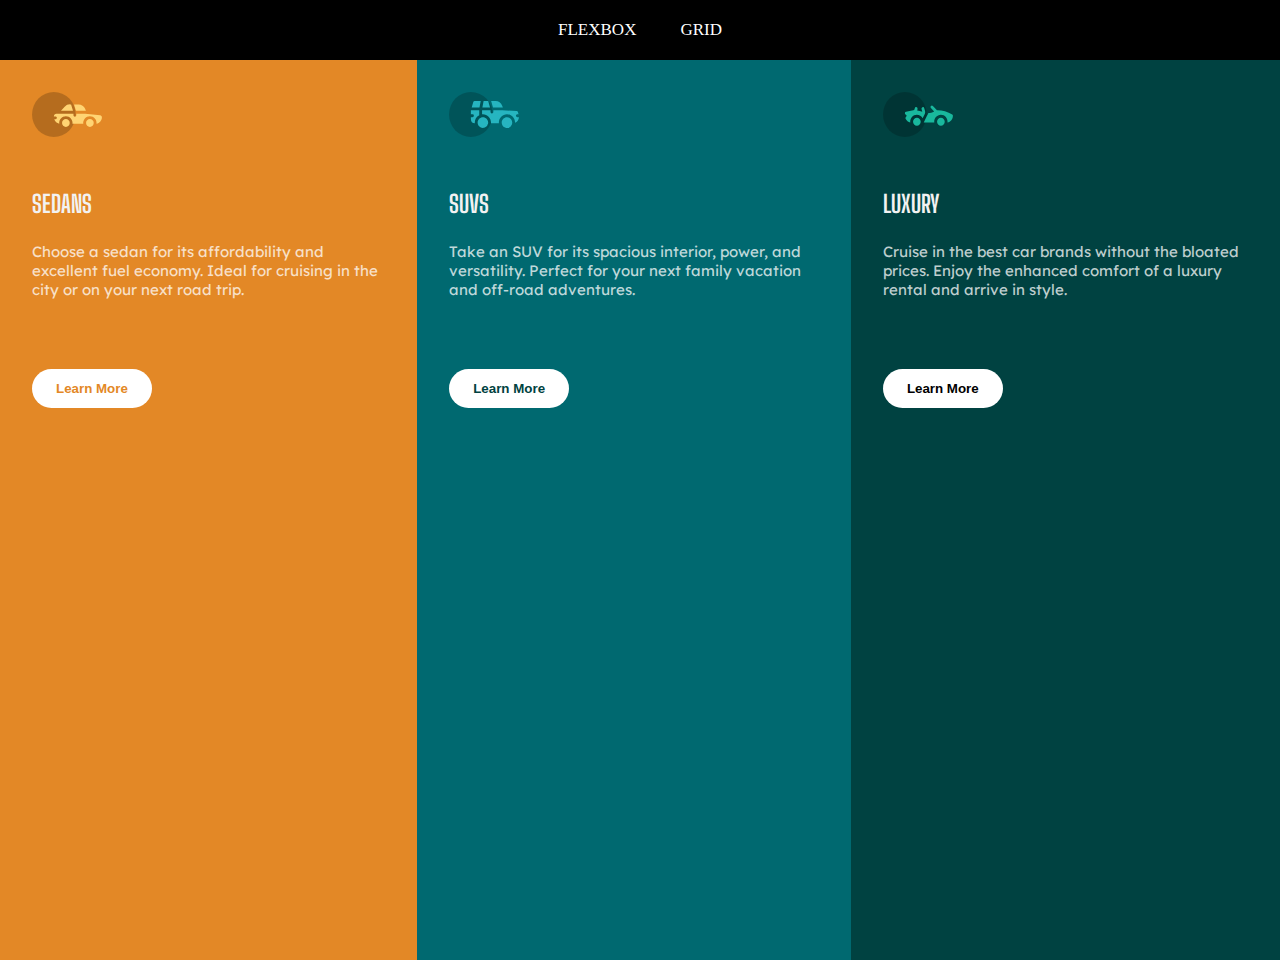
<file: index.html>
<!DOCTYPE html>
<html lang="en">

<head>
  <meta charset="UTF-8" />
  <meta http-equiv="X-UA-Compatible" content="IE=edge" />
  <meta name="viewport" content="width=device-width, initial-scale=1.0" />
  <title>Flexbox layout</title>
  <link rel="stylesheet" href="style.css" />
  <link rel="stylesheet" href="https://fonts.google.com/specimen/Lexend+Deca">
  <link rel="stylesheet" href="https://fonts.google.com/specimen/Big+Shoulders+Display">
</head>
<body>

  <main class="all-main">
    <div class="header">
      <ul>
        <li><a target="_self" href="./index.html">Flexbox</a></li>
        <li><a href="./grid.html">Grid</a></li>
      </ul>
    </div>

      
      <div class="box-container">


      <div class="sedans">
        <img src="icon-sedans.svg" height="45px" width="70px">
        <h2>SEDANS</h2>
        <p>Choose a sedan for its affordability and excellent fuel economy. Ideal for cruising in the city or on your next road trip.</p>
        <button class="btn btn1">Learn More</button>
      </div>
      <div class="suvs">
        <img src="icon-suvs.svg" height="45px" width="70px">
        <h2>SUVS</h2>
        <p>Take an SUV for its spacious interior, power, and versatility. Perfect for your next family vacation and off-road adventures.</p>
        <button class="btn btn2">Learn More</button>
      </div>
      <div class="luxury">
        <img src="icon-luxury.svg" height="45px" width="70px">
        <h2>LUXURY</h2>
        <p>Cruise in the best car brands without the bloated prices. Enjoy the enhanced comfort of a luxury rental and arrive in style.</p>
        <button class="btn btn3">Learn More</button>
      </div>
      
    </div>
  </main>
</body>

</html>
</file>
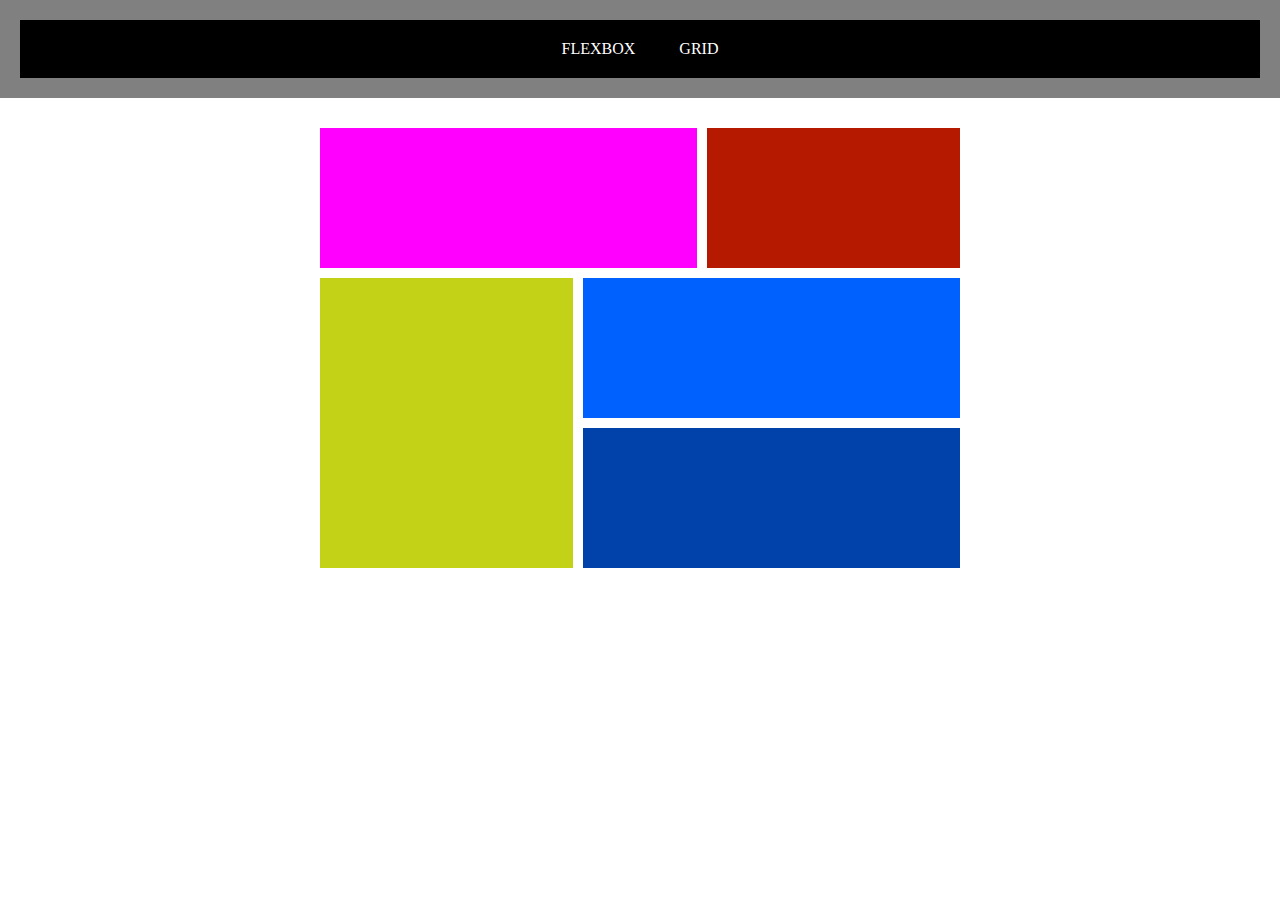
<file: grid.html>
<!DOCTYPE html>
<html lang="en">

<head>
  <meta charset="UTF-8">
  <meta http-equiv="X-UA-Compatible" content="IE=edge">
  <meta name="viewport" content="width=device-width, initial-scale=1.0">
  <title>Grid Layout Assignment</title>
  <link rel="stylesheet" href="grid.css">
</head>

<body>
  <main>
    <div class="header">
      <ul>
        <li><a href="./index.html">Flexbox</a></li>
        <li><a href="./grid.html">Grid</a></li>
      </ul>
    </div>

    <div class="grid">
      <div class="a"></div>
      <div class="b"></div>
      <div class="c"></div>
      <div class="d"></div>
      <div class="e"></div>

    </div>
  </main>
</body>

</html>
</file>
<file: style.css>
@import url('https://fonts.googleapis.com/css2?family=Lexend+Deca:wght@100;200;300;400;500;600;700&family=Montserrat no:ital,wght@0,200;0,400;0,600;1,100;1,400&family=Poppins:ital,wght@0,100;0,300;0,400;1,100;1,200;1,300&display=swap');
@import url('https://fonts.googleapis.com/css2?family=Big+Shoulders+Display:wght@100;200;300;400;500;600;700&display=swap');

*{
  margin: 0px;
  padding: 0px;
  box-sizing: border-box;
}
body{
  background-color: white;
}
main{
  display: block;
}

.header ul{
  background-color: black;
  list-style: none;
  text-align: center;
}
.header li{
  display: inline-block;
}
.header a{
  display: block;
  padding: 20px;
  text-transform: uppercase;
  color: white;
  font-size: 17px;
  text-decoration: none;
}
.header a:hover{
  background-color: gray;
  transition: 0.4s;
  color: red;
}
 





.box-container{
  width: 100%;
  margin: auto;
  display: flex;
  justify-content: center;
  align-content: center;
  height: 100vh;
  border-radius: 8px;
}
.sedans{
  background-color: hsl(31, 77%, 52%);
  padding: 2em 2em;
}
.suvs{
  background-color: hsl(184, 100%, 22%);
  padding: 2em;
}
.luxury{
  background-color: hsl(179, 100%, 13%);
  padding: 2em;
}
h2{
	color: hsl(0, 0%, 95%);
  font-family: big shoulders display;
  font-weight: 700;
  padding-top: 2em;
  padding-bottom: 1.5rem;
}    
p{
  color: hsla(0, 0%, 100%, 0.75);
  font-size: 15px;
  font-family: lexend deca;
  font-weight: 400;
}
.btn{
  background-color: white;
  border: 2px solid transparent;
  border-radius: 4rem;
  padding: 10px 22px;
  margin-top: 70px;
  text-decoration: none;
transition: .4s;
  font-weight: bold;
}
.btn1{
  color: hsl(31, 77%, 52%);
}
.btn2{
  color: hsl(184, 100%, 22%);
}
.btn2{
  color: hsl(179, 100%, 13%);
}    
.btn :hover{
  background-color: transparent;
	cursor: pointer;
  border: 2px solid white;
  color: white; 
}


@media screen and (max-width:375px) {
.header ul li{display: block;
  width: 100%;}

.box-container{width: 95%;
  display: block;}

main{display: block;
  width: 95%;}



}
</file>
<file: grid.css>
@import url('https://fonts.googleapis.com/css2?family=Lexend+Deca:wght@100;200;300;400;500;600;700&family=Montserrat:ital,wght@0,200;0,400;0,600;1,100;1,400&family=Poppins:ital,wght@0,100;0,300;0,400;1,100;1,200;1,300&display=swap');
@import url('https://fonts.googleapis.com/css2?family=Big+Shoulders+Display:wght@100;200;300;400;500;600;700&display=swap');

* {
  margin: 0;
  padding: 0;
  box-sizing: border-box;
}
body {
  background-color: white;
}
main {
  display: block;
  margin: 0;
}

/* styling for the header nav */
.header, ul {
  background: black;
  list-style: none;
  padding: 0;
  margin: 0;
  text-align:center;
}
.header, li {
  display: inline-block;
}
.header, a {
  text-decoration: none;
  color: white;
  padding: 20px;
  display: block;
  text-transform: uppercase;
}
.header, a:hover {
  background-color: gray;
  transition: 0.4s
}
.grid div {
  padding: 70px;
}
.grid {
  position: relative;
  top: 30px;
  display: grid;
  grid-template-areas: "a a b"
    "c d d"
    "c e e";
  width: 50%;
  margin: auto;
  gap: 10px;
}
.a {
  grid-area: a;
  background-color: magenta;
}
.b {
  grid-area: b;
  background-color: #b51a00;
}
.c {
  grid-area: c;
  background-color: #c3d117;
}
.d {
  grid-area: d;
  background-color: #0061fe;
}
.e {
  grid-area: e;
  background-color: #0042a9;
}

@media screen and (max-width:375px) {
.grid {
  width: 95%;
  height: 100vh;
  display: flex;
  flex-direction:column;
}

.header, ul, li {
  display:block;}



}
</file>
